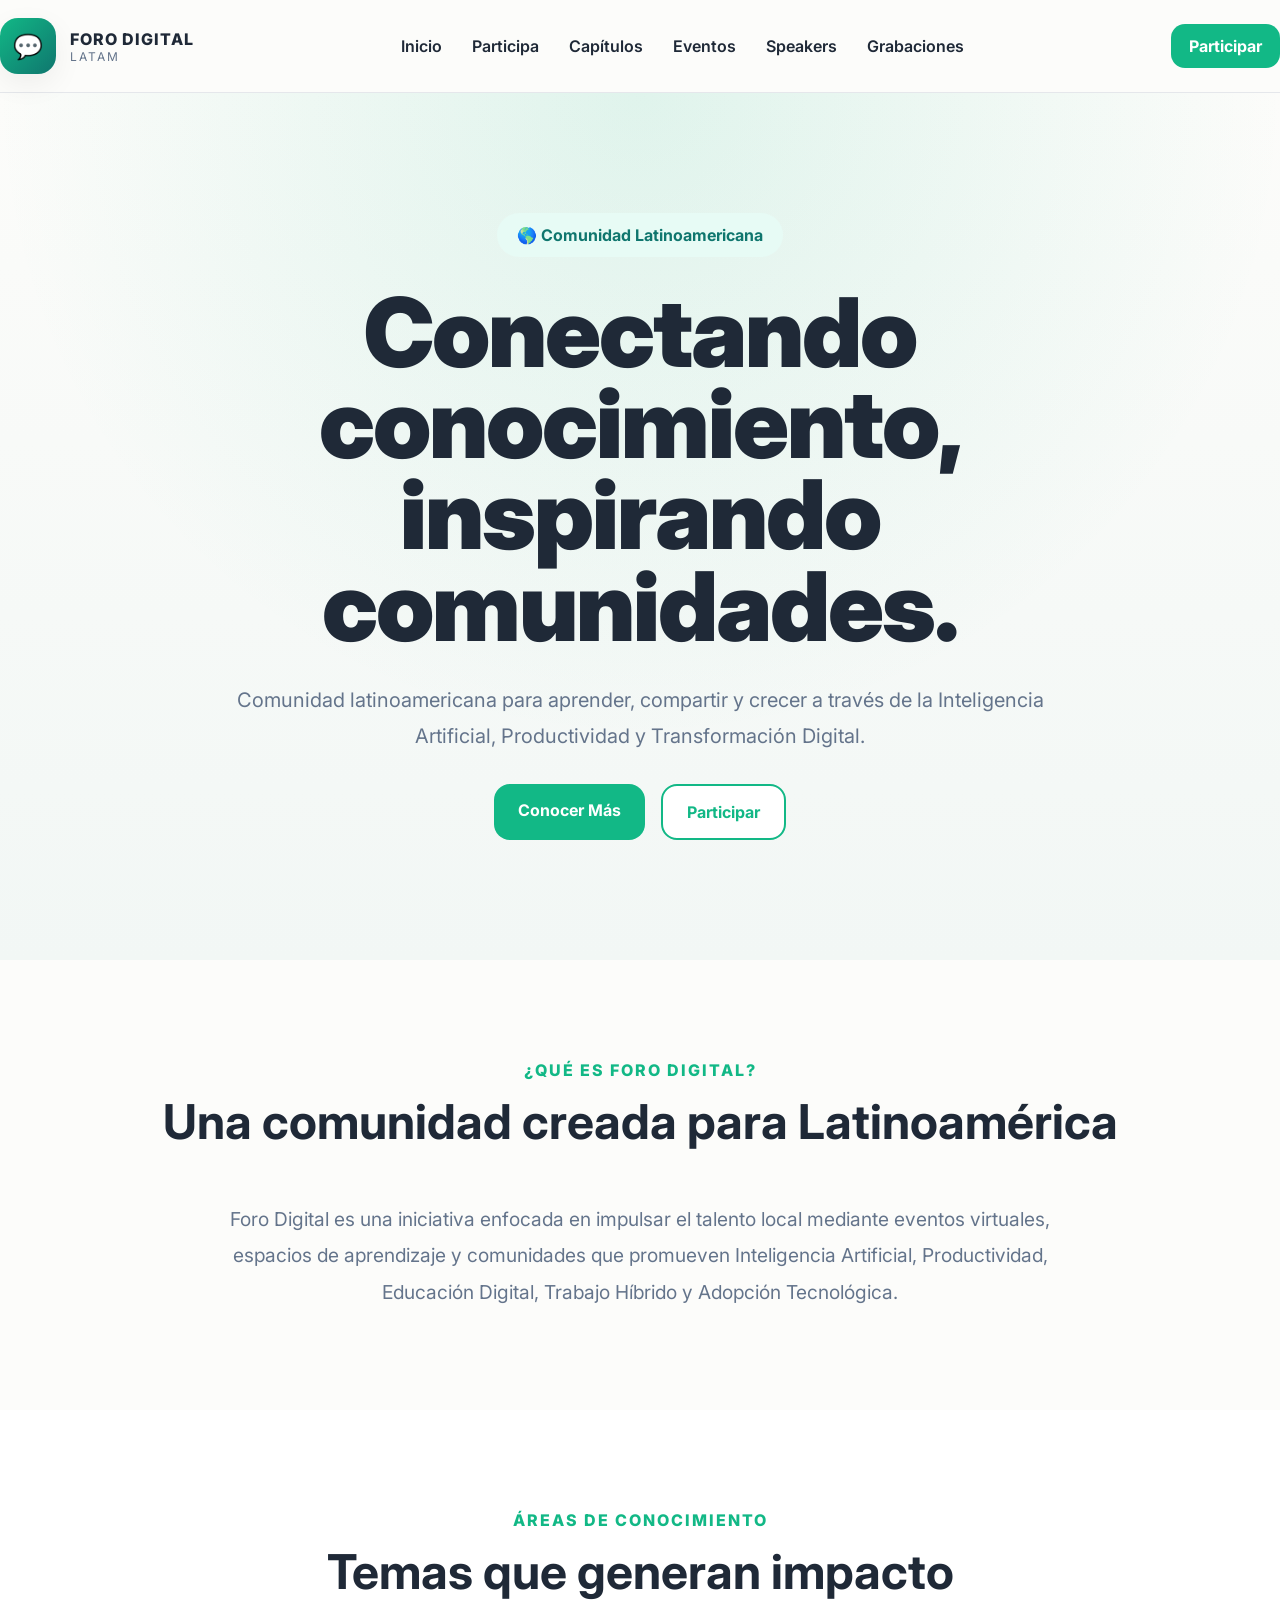
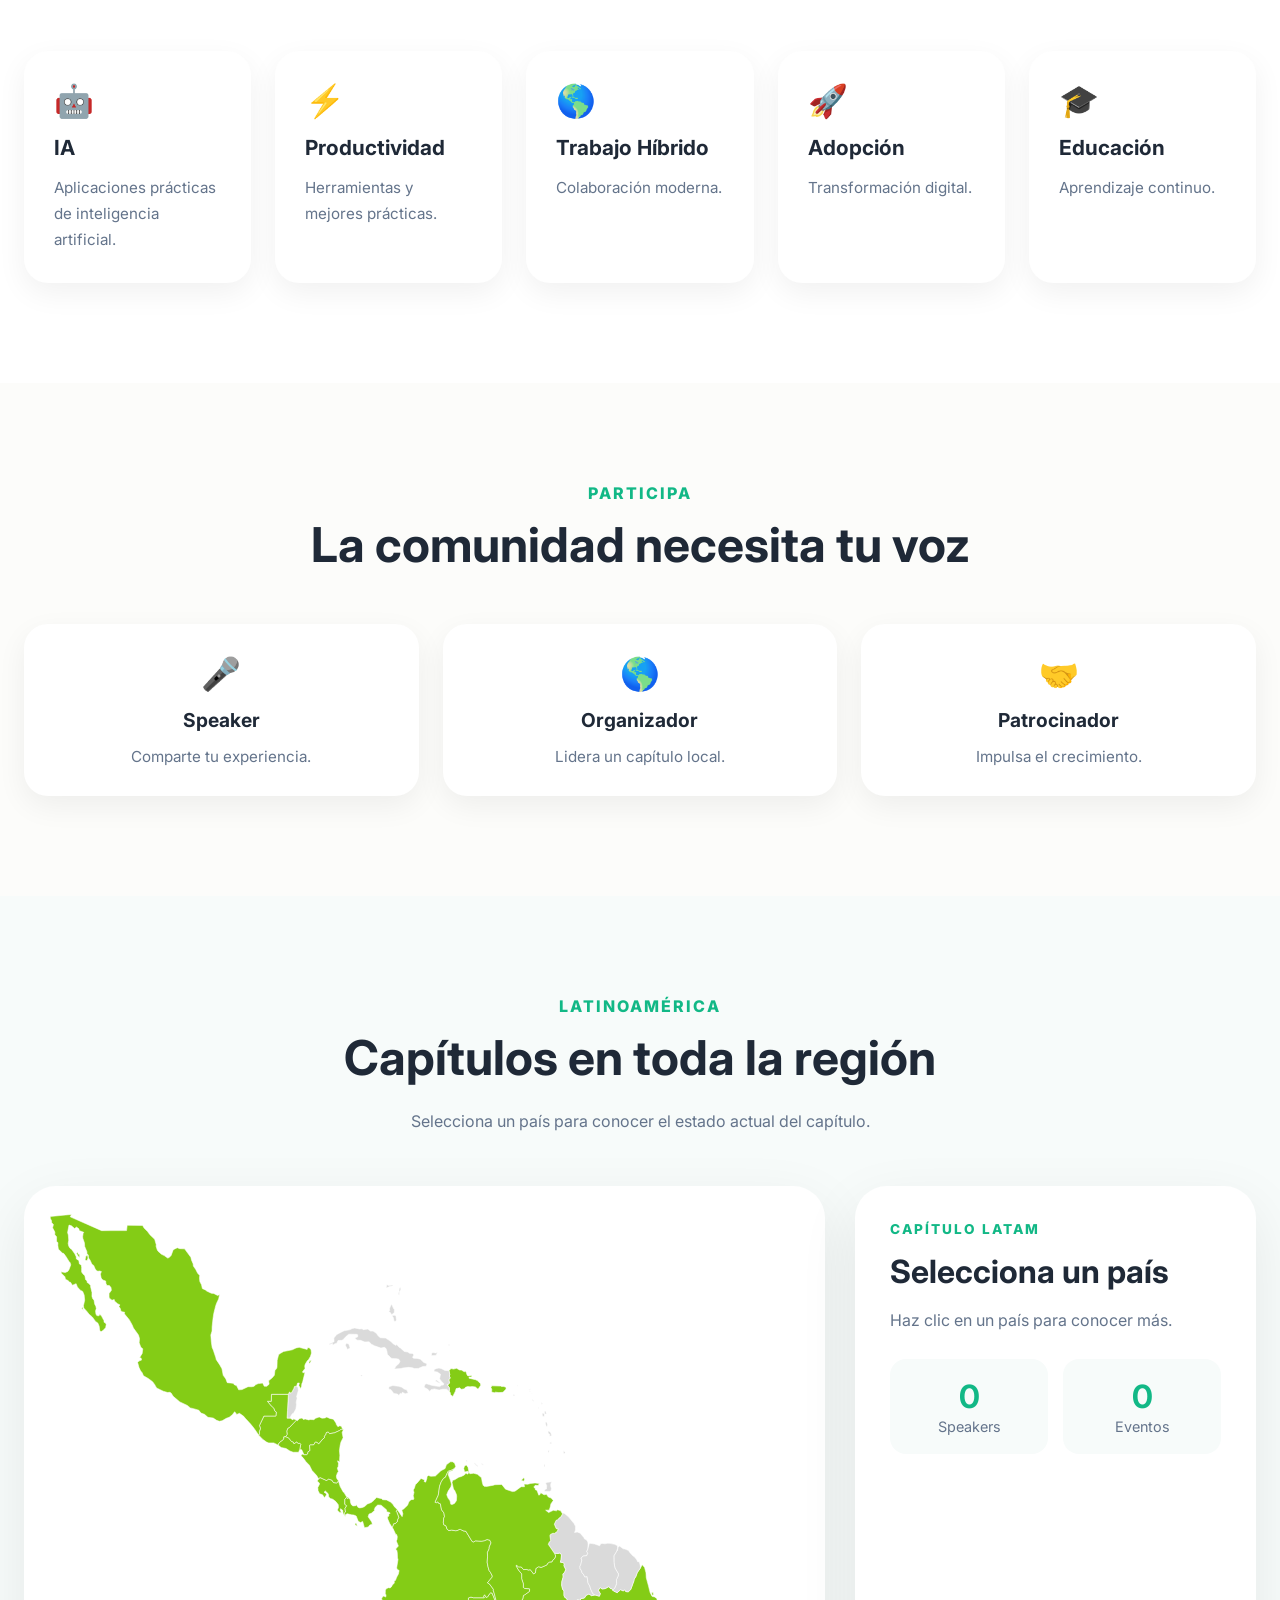
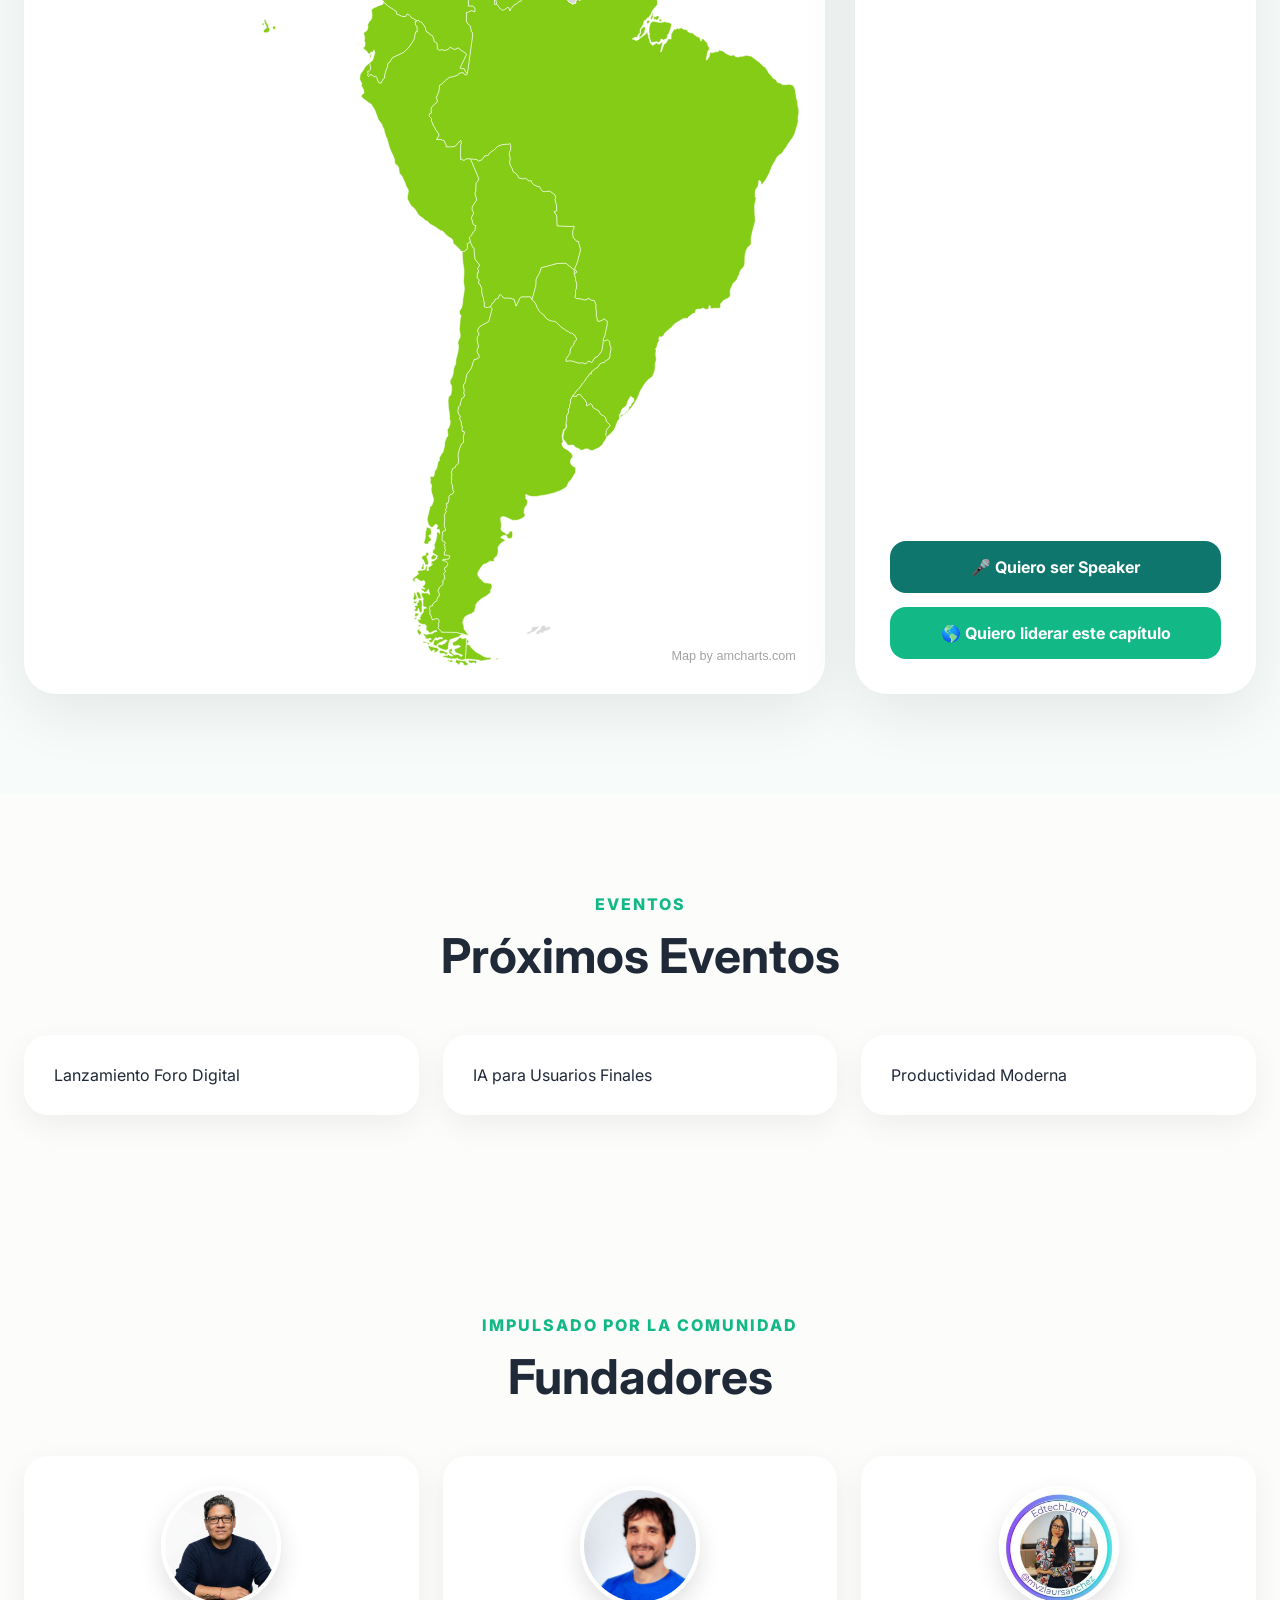
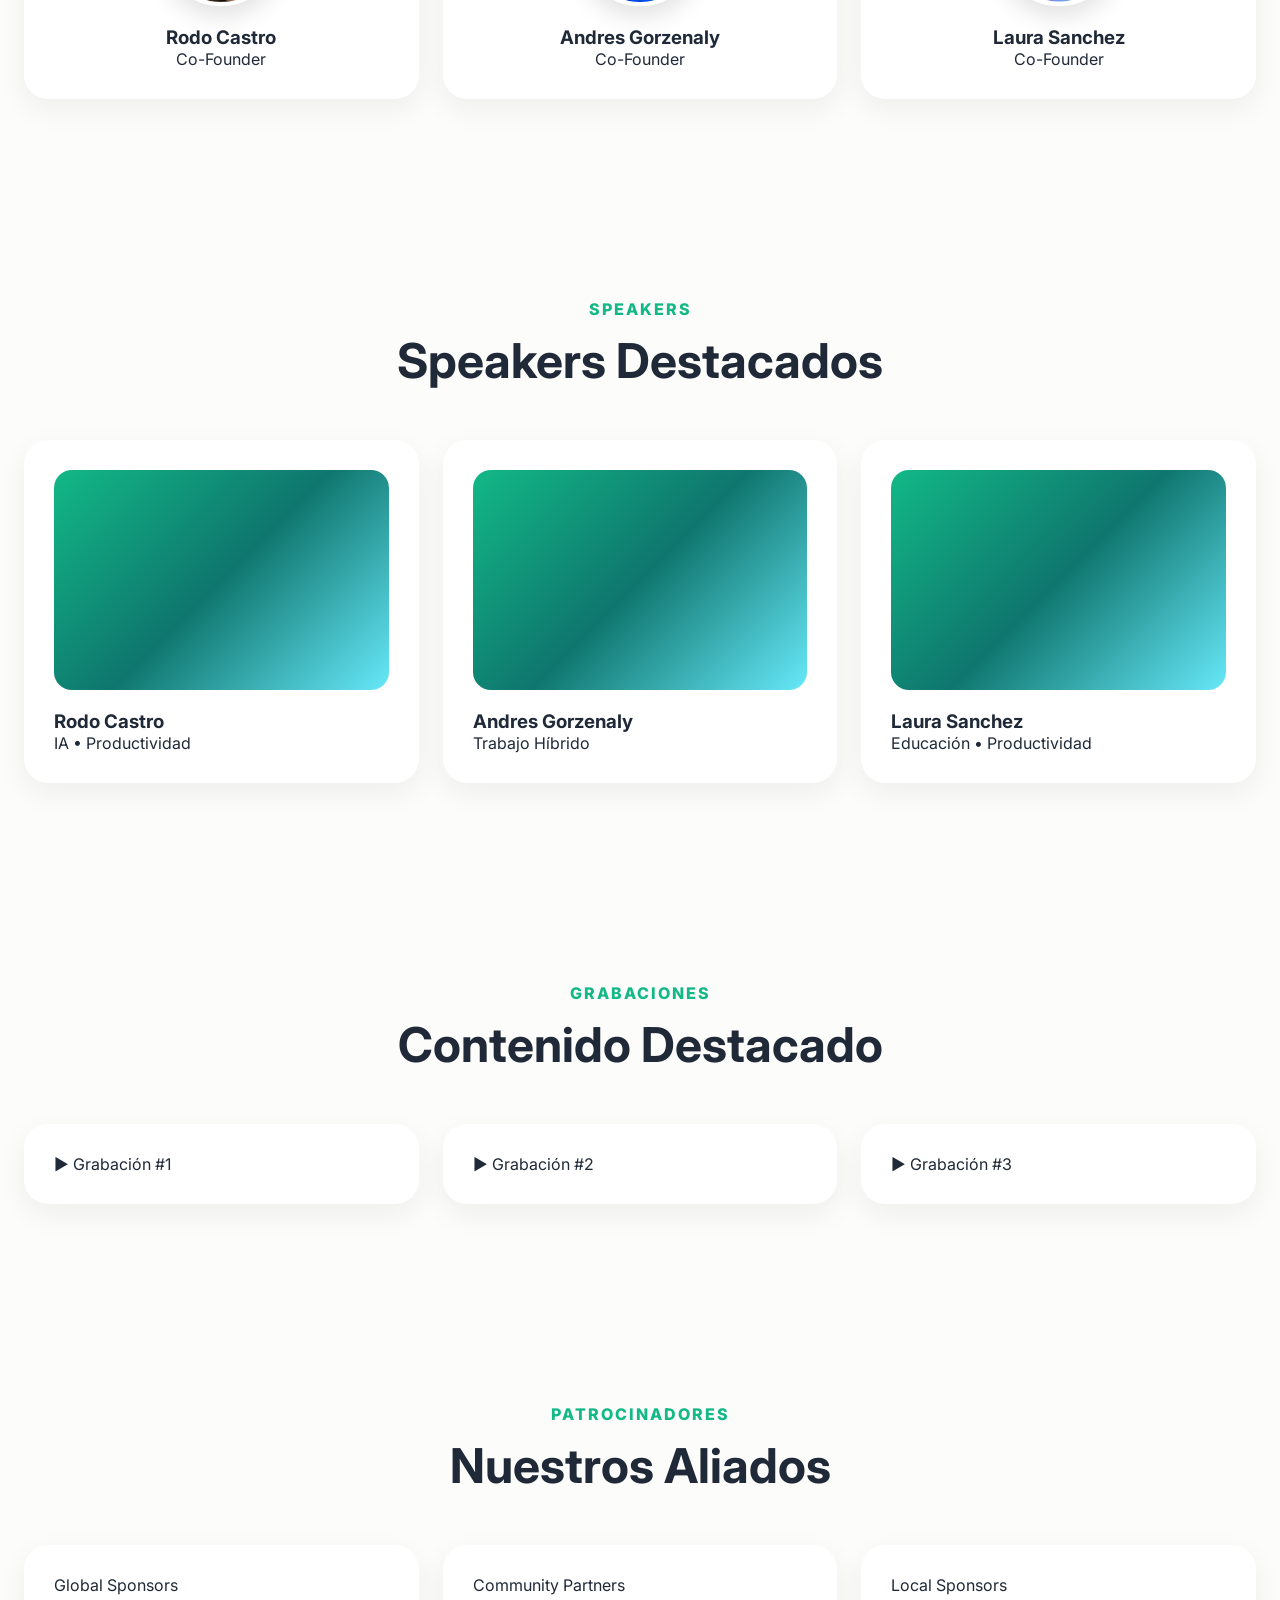
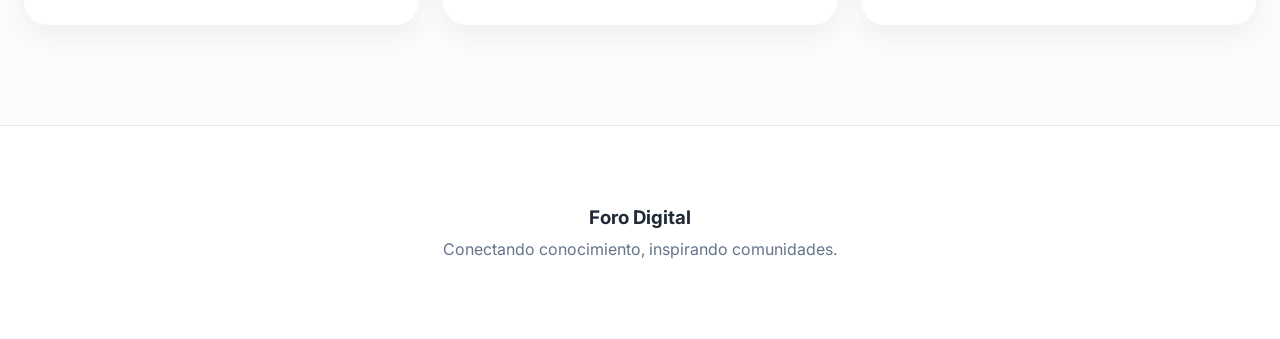
<file: index.html>
<!DOCTYPE html>
<html lang="es">

<head>

<meta charset="UTF-8">
<meta name="viewport" content="width=device-width, initial-scale=1.0">

<title>Foro Digital</title>

<link rel="preconnect" href="https://fonts.googleapis.com">
<link rel="preconnect" href="https://fonts.gstatic.com" crossorigin>

<link href="https://fonts.googleapis.com/css2?family=Inter:wght@300;400;500;600;700;800;900&display=swap" rel="stylesheet">

<link rel="stylesheet" href="styles.css">

</head>

<body>

<header class="header">

<div class="container nav">

<a href="#" class="logo">

<div class="logo-icon">
💬
</div>

<div>

<div class="logo-title">
FORO DIGITAL
</div>

<div class="logo-subtitle">
LATAM
</div>

</div>

</a>

<nav class="menu">

<a href="#inicio">Inicio</a>
<a href="#participa">Participa</a>
<a href="#mapa">Capítulos</a>
<a href="#eventos">Eventos</a>
<a href="#speakers">Speakers</a>
<a href="#grabaciones">Grabaciones</a>

</nav>

<a href="#participa" class="nav-button">
Participar
</a>

</div>

</header>

<!-- HERO -->

<section id="inicio" class="hero">

<div class="hero-overlay"></div>

<div class="container hero-content">

<div class="hero-badge">

🌎 Comunidad Latinoamericana

</div>

<h1>

Conectando conocimiento,
inspirando comunidades.

</h1>

<p class="hero-text">

Comunidad latinoamericana para aprender,
compartir y crecer a través de la Inteligencia Artificial,
Productividad y Transformación Digital.

</p>

<div class="hero-buttons">

<a href="#que-es" class="btn-primary">
Conocer Más
</a>

<a href="#participa" class="btn-secondary">
Participar
</a>

</div>

</div>

</section>

<!-- QUE ES -->

<section id="que-es" class="about">

<div class="container narrow">

<div class="section-header">

<div class="section-tag">
¿QUÉ ES FORO DIGITAL?
</div>

<h2>
Una comunidad creada para Latinoamérica
</h2>

</div>

<p>

Foro Digital es una iniciativa enfocada en impulsar el talento local mediante eventos virtuales, espacios de aprendizaje y comunidades que promueven Inteligencia Artificial, Productividad, Educación Digital, Trabajo Híbrido y Adopción Tecnológica.

</p>

</div>

</section>

<!-- AREAS -->

<section class="topics">

<div class="container">

<div class="section-header">

<div class="section-tag">
ÁREAS DE CONOCIMIENTO
</div>

<h2>
Temas que generan impacto
</h2>

</div>

<div class="topics-grid">

<div class="topic-card">
🤖
<h3>IA</h3>
<p>Aplicaciones prácticas de inteligencia artificial.</p>
</div>

<div class="topic-card">
⚡
<h3>Productividad</h3>
<p>Herramientas y mejores prácticas.</p>
</div>

<div class="topic-card">
🌎
<h3>Trabajo Híbrido</h3>
<p>Colaboración moderna.</p>
</div>

<div class="topic-card">
🚀
<h3>Adopción</h3>
<p>Transformación digital.</p>
</div>

<div class="topic-card">
🎓
<h3>Educación</h3>
<p>Aprendizaje continuo.</p>
</div>

</div>

</div>

</section>

<!-- PARTICIPA -->

<section id="participa" class="participa">

<div class="container">

<div class="section-header">

<div class="section-tag">
PARTICIPA
</div>

<h2>
La comunidad necesita tu voz
</h2>

</div>

<div class="participa-grid">

<div class="participa-card">
🎤
<h3>Speaker</h3>
<p>Comparte tu experiencia.</p>
</div>

<div class="participa-card">
🌎
<h3>Organizador</h3>
<p>Lidera un capítulo local.</p>
</div>

<div class="participa-card">
🤝
<h3>Patrocinador</h3>
<p>Impulsa el crecimiento.</p>
</div>

</div>

</div>

</section>

<!-- MAPA -->

<section id="mapa" class="latam-section">

<div class="container">

<div class="section-header">

<div class="section-tag">
LATINOAMÉRICA
</div>

<h2>
Capítulos en toda la región
</h2>

<p>

Selecciona un país para conocer el estado actual del capítulo.

</p>

</div>

<div class="latam-layout">

<div class="latam-map-wrapper">

<object
id="latam-svg"
data="latam.svg"
type="image/svg+xml">
</object>

</div>

<div class="country-panel">

<div class="country-tag">
CAPÍTULO LATAM
</div>

<h3 id="country-name">
Selecciona un país
</h3>

<p id="country-status">
Haz clic en un país para conocer más.
</p>

<div class="country-metrics">

<div class="metric-box">
<strong id="country-speakers">0</strong>
<span>Speakers</span>
</div>

<div class="metric-box">
<strong id="country-events">0</strong>
<span>Eventos</span>
</div>

</div>

<div class="country-actions">

<a
href="#participa"
class="country-cta speaker-cta">

🎤 Quiero ser Speaker

</a>

<a
href="#participa"
class="country-cta leader-cta">

🌎 Quiero liderar este capítulo

</a>

</div>

</div>

</div>

</div>

</section>

<!-- EVENTOS -->

<section id="eventos" class="events">

<div class="container">

<div class="section-header">

<div class="section-tag">
EVENTOS
</div>

<h2>
Próximos Eventos
</h2>

</div>

<div class="event-grid">

<div class="event-card">
Lanzamiento Foro Digital
</div>

<div class="event-card">
IA para Usuarios Finales
</div>

<div class="event-card">
Productividad Moderna
</div>

</div>

</div>

</section>

<!-- FUNDADORES -->

<section class="founders">

<div class="container">

<div class="section-header">

<div class="section-tag">
IMPULSADO POR LA COMUNIDAD
</div>

<h2>
Fundadores
</h2>

</div>

<div class="founders-grid">

<div class="founder-card">
<img
class="avatar-photo"
src="images/rodo-castro.jpeg"
alt="Rodo Castro">
<h3>Rodo Castro</h3>
<p>Co-Founder</p>
</div>

<div class="founder-card">
<img
class="avatar-photo"
src="images/andres-gorzelany.jpeg"
alt="Andres Gorzenaly">
<h3>Andres Gorzenaly</h3>
<p>Co-Founder</p>
</div>

<div class="founder-card">
<img
class="avatar-photo"
src="images/laura-sanchez.jpeg"
alt="Laura Sanchez">
<h3>Laura Sanchez</h3>
<p>Co-Founder</p>
</div>

</div>

</div>

</section>

<!-- SPEAKERS -->

<section id="speakers" class="speakers">

<div class="container">

<div class="section-header">

<div class="section-tag">
SPEAKERS
</div>

<h2>
Speakers Destacados
</h2>

</div>

<div class="speaker-grid">

<div class="speaker-card">
<div class="speaker-image"></div>
<h3>Rodo Castro</h3>
<p>IA • Productividad</p>
</div>

<div class="speaker-card">
<div class="speaker-image"></div>
<h3>Andres Gorzenaly</h3>
<p>Trabajo Híbrido</p>
</div>

<div class="speaker-card">
<div class="speaker-image"></div>
<h3>Laura Sanchez</h3>
<p>Educación • Productividad</p>
</div>

</div>

</div>

</section>

<!-- GRABACIONES -->

<section id="grabaciones" class="recordings">

<div class="container">

<div class="section-header">

<div class="section-tag">
GRABACIONES
</div>

<h2>
Contenido Destacado
</h2>

</div>

<div class="recording-grid">

<div class="recording-card">
▶ Grabación #1
</div>

<div class="recording-card">
▶ Grabación #2
</div>

<div class="recording-card">
▶ Grabación #3
</div>

</div>

</div>

</section>

<!-- PATROCINADORES -->

<section class="sponsors">

<div class="container">

<div class="section-header">

<div class="section-tag">
PATROCINADORES
</div>

<h2>
Nuestros Aliados
</h2>

</div>

<div class="sponsor-grid">

<div class="sponsor-card">
Global Sponsors
</div>

<div class="sponsor-card">
Community Partners
</div>

<div class="sponsor-card">
Local Sponsors
</div>

</div>

</div>

</section>

<footer>

<div class="container">

<h3>
Foro Digital
</h3>

<p>
Conectando conocimiento, inspirando comunidades.
</p>

</div>

</footer>

<script src="app.js"></script>

</body>
</html>
</file>
<file: styles.css>
:root{

--primary:#12B886;
--secondary:#0F766E;
--accent:#84CC16;
--highlight:#67E8F9;

--background:#FCFCFA;
--surface:#FFFFFF;

--text:#1F2937;
--muted:#64748B;

--border:#E5E7EB;

--shadow:
0 10px 30px rgba(0,0,0,.06);

--shadow-lg:
0 20px 60px rgba(0,0,0,.08);

}

*{
margin:0;
padding:0;
box-sizing:border-box;
}

html{
scroll-behavior:smooth;
}

body{
font-family:'Inter',sans-serif;
background:var(--background);
color:var(--text);
overflow-x:hidden;
}

.container{
max-width:1400px;
margin:auto;
padding:0 24px;
}

/* ========================= */
/* HEADER */
/* ========================= */

.header{
position:sticky;
top:0;
z-index:9999;
background:rgba(252,252,250,.92);
backdrop-filter:blur(16px);
border-bottom:1px solid var(--border);
}

.nav{
display:flex;
justify-content:space-between;
align-items:center;
padding:18px 0;
}

.logo{
display:flex;
align-items:center;
gap:14px;
text-decoration:none;
color:inherit;
}

.logo-icon{
width:56px;
height:56px;
display:flex;
align-items:center;
justify-content:center;
border-radius:18px;
background:
linear-gradient(
135deg,
var(--primary),
var(--secondary)
);
color:white;
font-size:24px;
box-shadow:var(--shadow);
}

.logo-title{
font-weight:800;
letter-spacing:1px;
}

.logo-subtitle{
font-size:12px;
letter-spacing:2px;
color:var(--muted);
}

.menu{
display:flex;
gap:30px;
}

.menu a{
text-decoration:none;
color:var(--text);
font-weight:600;
position:relative;
}

.menu a::after{
content:"";
position:absolute;
left:0;
bottom:-6px;
width:0;
height:3px;
background:var(--primary);
border-radius:999px;
transition:.3s;
}

.menu a:hover::after{
width:100%;
}

.nav-button{
background:var(--primary);
color:white;
text-decoration:none;
padding:12px 18px;
border-radius:14px;
font-weight:700;
transition:.3s;
}

.nav-button:hover{
transform:translateY(-2px);
}

/* ========================= */
/* HERO */
/* ========================= */

.hero{
position:relative;
padding:120px 0;
background:
linear-gradient(
180deg,
#FCFCFA,
#F2F7F5
);
overflow:hidden;
}

.hero-overlay{
position:absolute;
inset:0;
background:
radial-gradient(
circle at top center,
rgba(18,184,134,.12),
transparent 60%
);
pointer-events:none;
}

.hero-content{
position:relative;
z-index:2;
text-align:center;
}

.hero-badge{
display:inline-block;
padding:12px 20px;
border-radius:999px;
background:#E7FBF5;
color:var(--secondary);
font-weight:700;
margin-bottom:30px;
}

.hero h1{
font-size:clamp(3rem,8vw,6rem);
line-height:.95;
font-weight:900;
max-width:1000px;
margin:auto;
letter-spacing:-2px;
}

.hero-text{
max-width:850px;
margin:30px auto;
font-size:1.25rem;
line-height:1.8;
color:var(--muted);
}

.hero-buttons{
display:flex;
justify-content:center;
gap:16px;
flex-wrap:wrap;
margin-top:30px;
}

.btn-primary{
padding:16px 24px;
background:var(--primary);
color:white;
text-decoration:none;
border-radius:16px;
font-weight:700;
}

.btn-secondary{
padding:16px 24px;
border-radius:16px;
border:2px solid var(--primary);
color:var(--primary);
text-decoration:none;
font-weight:700;
background:white;
}

/* ========================= */
/* ASPIRATIONAL */
/* ========================= */

.aspiration-grid{
display:grid;
grid-template-columns:
repeat(auto-fit,minmax(250px,1fr));
gap:24px;
margin-top:60px;
}

.aspiration-card{
background:white;
padding:30px;
border-radius:24px;
box-shadow:var(--shadow);
transition:.3s;
font-size:2rem;
}

.aspiration-card:hover{
transform:translateY(-8px);
}

.aspiration-card h3{
font-size:1.2rem;
margin-top:15px;
margin-bottom:10px;
}

.aspiration-card p{
font-size:.95rem;
line-height:1.7;
color:var(--muted);
}

/* ========================= */
/* GENERIC */
/* ========================= */

section{
padding:100px 0;
}

h2{
font-size:3rem;
text-align:center;
margin-bottom:20px;
}

.section-header{
text-align:center;
margin-bottom:50px;
}

.section-tag{
color:var(--primary);
font-weight:800;
letter-spacing:2px;
margin-bottom:12px;
}

.section-header p{
max-width:700px;
margin:auto;
line-height:1.8;
color:var(--muted);
}

/* ========================= */
/* ABOUT */
/* ========================= */

.about p{
max-width:900px;
margin:auto;
font-size:1.2rem;
line-height:1.9;
text-align:center;
color:var(--muted);
}

/* ========================= */
/* TOPICS */
/* ========================= */

.topics{
background:white;
}

.topics-grid{
display:grid;
grid-template-columns:
repeat(auto-fit,minmax(220px,1fr));
gap:24px;
}

.topic-card{
background:white;
padding:30px;
border-radius:24px;
box-shadow:var(--shadow);
transition:.3s;
font-size:2rem;
}

.topic-card:hover{
transform:translateY(-8px);
}

.topic-card h3{
font-size:1.3rem;
margin:15px 0;
}

.topic-card p{
font-size:.95rem;
color:var(--muted);
line-height:1.7;
}

/* ========================= */
/* MAPA */
/* ========================= */

.latam-section{
background:#F7FBFA;
}

.latam-layout{
display:grid;
grid-template-columns:2fr 1fr;
gap:30px;
align-items:stretch;
}

.latam-map-wrapper{
background:white;
border-radius:32px;
padding:24px;
box-shadow:var(--shadow-lg);
min-height:700px;
}

.latam-map-wrapper object{
width:100%;
height:100%;
min-height:650px;
}

.country-panel{
background:white;
border-radius:32px;
padding:35px;
box-shadow:var(--shadow-lg);
display:flex;
flex-direction:column;
}

.country-tag{
font-size:.85rem;
font-weight:800;
letter-spacing:2px;
color:var(--primary);
margin-bottom:15px;
}

.country-panel h3{
font-size:2rem;
margin-bottom:15px;
}

.country-panel p{
line-height:1.8;
color:var(--muted);
margin-bottom:25px;
}

.country-metrics{
display:grid;
grid-template-columns:1fr 1fr;
gap:15px;
margin-bottom:30px;
}

.metric-box{
background:#F7FBFA;
padding:18px;
border-radius:16px;
text-align:center;
}

.metric-box strong{
display:block;
font-size:2rem;
color:var(--primary);
}

.metric-box span{
font-size:.9rem;
color:var(--muted);
}

.country-actions{

display:flex;

flex-direction:column;

gap:14px;

margin-top:auto;

}

.country-cta{

display:block;

padding:16px;

border-radius:16px;

text-decoration:none;

text-align:center;

font-weight:700;

transition:.25s;

color:white;

}

.speaker-cta{

background:var(--secondary);

}

.speaker-cta:hover{

transform:translateY(-3px);

background:#0b615a;

}

.leader-cta{

background:var(--primary);

}

.leader-cta:hover{

transform:translateY(-3px);

background:#0ea276;

}

/* ========================= */
/* CARDS */
/* ========================= */

.chapter-grid,
.participa-grid,
.event-grid,
.founders-grid,
.sponsor-grid{
display:grid;
grid-template-columns:
repeat(auto-fit,minmax(280px,1fr));
gap:24px;
}

.speaker-grid,
.recording-grid{
display:grid;
grid-template-columns:
repeat(auto-fit,minmax(320px,1fr));
gap:24px;
}

.chapter-card,
.participa-card,
.event-card,
.founder-card,
.speaker-card,
.recording-card,
.sponsor-card{
background:white;
padding:30px;
border-radius:24px;
box-shadow:var(--shadow);
transition:.3s;
}

.chapter-card:hover,
.participa-card:hover,
.event-card:hover,
.founder-card:hover,
.speaker-card:hover,
.recording-card:hover,
.sponsor-card:hover{
transform:translateY(-8px);
}

.chapter-card span{
display:block;
margin-top:10px;
color:var(--primary);
}

.participa-card{
text-align:center;
font-size:2rem;
}

.participa-card h3{
font-size:1.2rem;
margin:15px 0;
}

.participa-card p{
font-size:.95rem;
color:var(--muted);
}

.avatar{
width:90px;
height:90px;
border-radius:50%;
margin:auto auto 20px;
display:flex;
align-items:center;
justify-content:center;
font-size:24px;
font-weight:900;
color:white;
background:
linear-gradient(
135deg,
var(--primary),
var(--secondary)
);
}

.founder-card{
text-align:center;
}

.speaker-image{
height:220px;
border-radius:18px;
margin-bottom:20px;
background:
linear-gradient(
135deg,
var(--primary),
var(--secondary),
var(--highlight)
);
}

/* ========================= */
/* FOOTER */
/* ========================= */

footer{
padding:80px 0;
background:white;
border-top:1px solid var(--border);
text-align:center;
}

footer p{
margin-top:10px;
color:var(--muted);
}

/* ========================= */
/* RESPONSIVE */
/* ========================= */

@media(max-width:1100px){

.latam-layout{
grid-template-columns:1fr;
}

.country-actions{

display:flex;
flex-direction:column;

gap:14px;

margin-top:auto;

}

.speaker-cta{

background:#0F766E;

}

.speaker-cta:hover{

background:#0c615b;

}

.leader-cta{

background:#12B886;

}

.leader-cta:hover{

background:#0ea276;

}

}

@media(max-width:900px){

.menu{
display:none;
}

.nav-button{
display:none;
}

.hero{
padding:90px 0;
}

h2{
font-size:2.2rem;
}

.latam-map-wrapper{
min-height:450px;
}

.latam-map-wrapper object{
min-height:420px;
}

}

@media(max-width:600px){

.hero h1{
font-size:3rem;
}

.country-metrics{
grid-template-columns:1fr;
}

}

.avatar-photo{

width:120px;
height:120px;

border-radius:50%;

object-fit:cover;

display:block;

margin:auto;
margin-bottom:20px;

border:4px solid white;

box-shadow:
0 10px 25px rgba(0,0,0,.12);

transition:.3s;

}

.avatar-photo:hover{

transform:scale(1.05);

}
</file>
